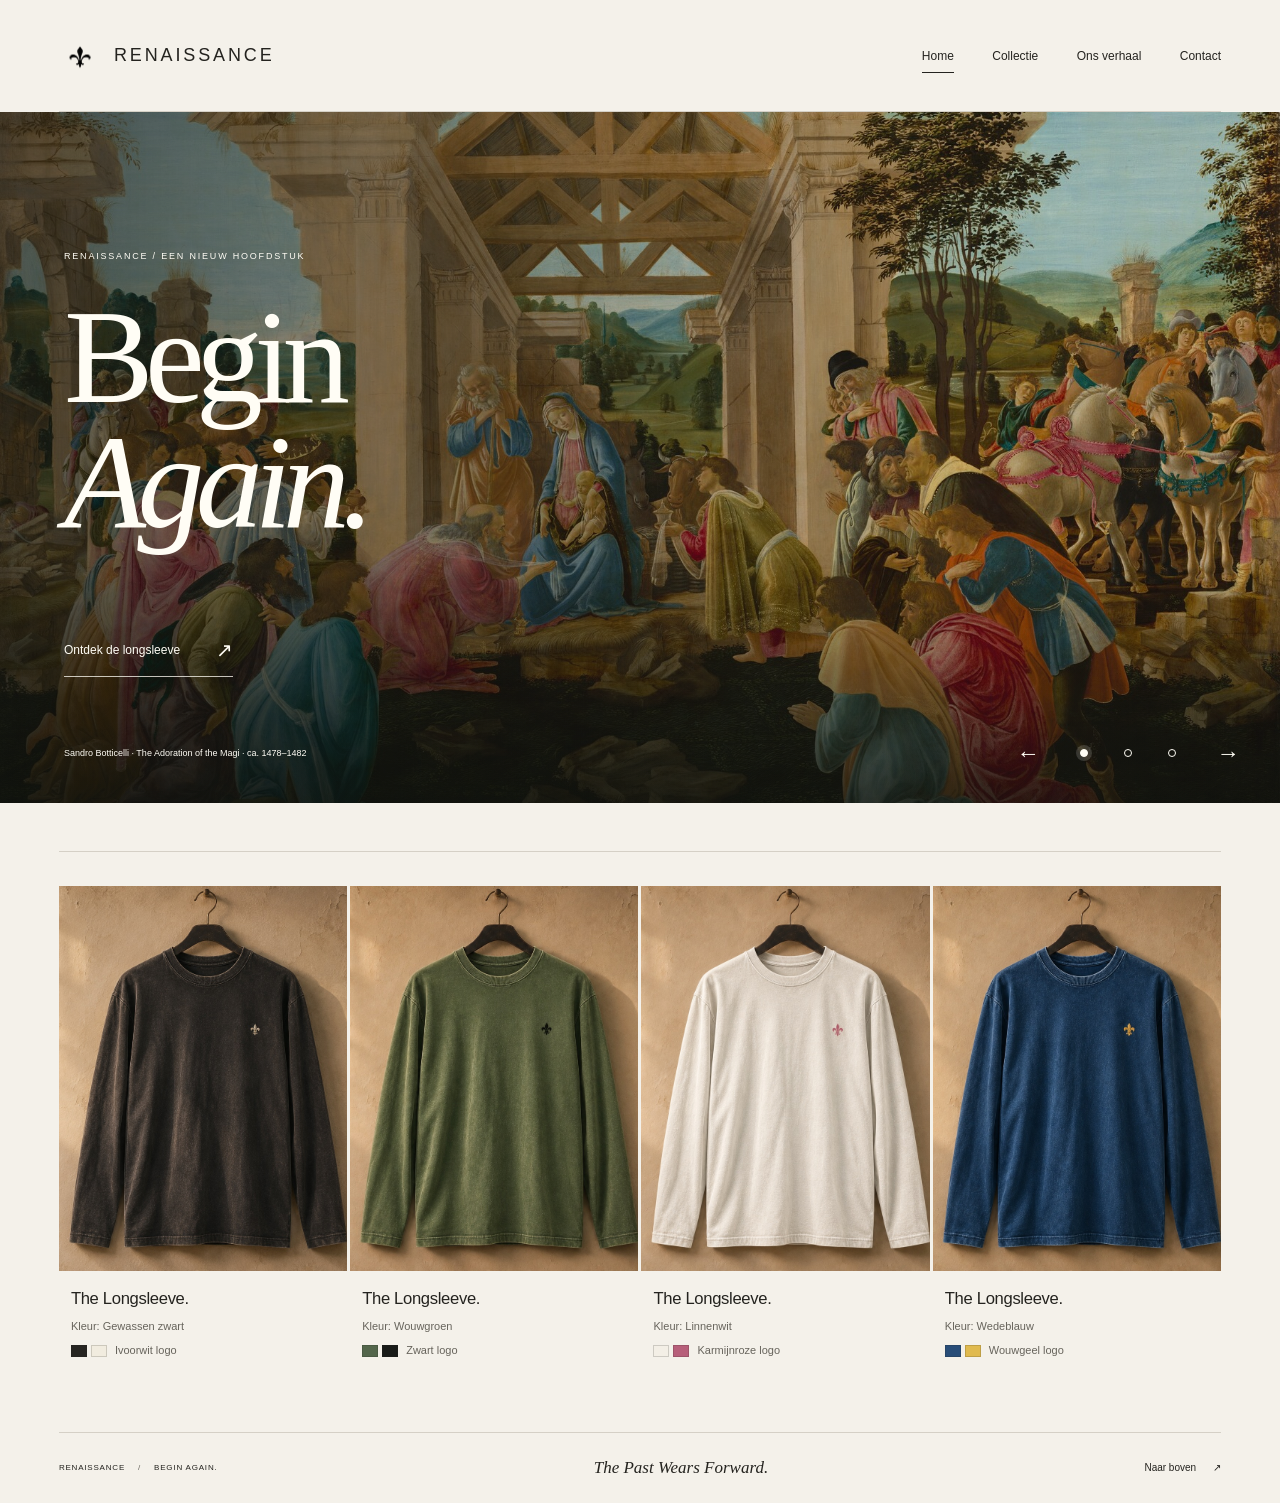
<file: index.html>
<!DOCTYPE html>
<html lang="nl">
  <head>
    <meta charset="UTF-8">
    <meta name="viewport" content="width=device-width, initial-scale=1">
    <meta name="theme-color" content="#f4f1ea">
    <meta name="description" content="RENAISSANCE. Begin Again. Een nieuw begin, geïnspireerd door het verleden. Ontdek het eerste longsleeve-ontwerp.">
    <title>RENAISSANCE — Begin Again.</title>
    <link rel="icon" type="image/png" href="assets/logos/renaissance-lelie-vervaagd.png">
    <link rel="stylesheet" href="style.css">
    <script src="script.js" defer></script>
  </head>
  <body>
    <a class="skip-link" href="#home">Ga naar de inhoud</a>

    <div class="page-shell">
      <header class="site-header">
        <a class="brand" href="#home" aria-label="RENAISSANCE — naar Home">
          <img class="brand-symbol" src="assets/logos/renaissance-lelie-vervaagd.png" width="42" height="35" alt="">
          <span>RENAISSANCE</span>
        </a>

        <button class="menu-toggle" type="button" aria-expanded="false" aria-controls="primary-navigation" hidden>
          <span class="menu-label">Menu</span>
          <span class="menu-icon" aria-hidden="true"><span></span><span></span></span>
        </button>

        <nav class="primary-navigation" id="primary-navigation" aria-label="Hoofdnavigatie">
          <a class="nav-link" href="#home" aria-current="page">Home</a>
          <a class="nav-link" href="collectie.html">Collectie</a>
          <a class="nav-link" href="over-ons.html">Ons verhaal</a>
          <a class="nav-link" href="contact.html">Contact</a>
        </nav>
      </header>

      <main id="home">
        <section class="slideshow" aria-label="RENAISSANCE — kunst en slogans" aria-roledescription="carrousel">
          <h1 class="visually-hidden">RENAISSANCE — Begin Again.</h1>

          <figure class="slide" aria-roledescription="dia" aria-label="1 van 3: Begin Again.">
            <img class="slide-image" src="assets/artworks/renaissance-botticelli.jpg" width="1800" height="1197" alt="Renaissanceschilderij van Botticelli: mensen in kleurrijke gewaden verzamelen zich bij een klassieke ruïne in een groen landschap." fetchpriority="high">
            <div class="slide-copy">
              <p class="eyebrow">RENAISSANCE / Een nieuw hoofdstuk</p>
              <p class="slide-slogan">Begin<br><em>Again.</em></p>
            </div>
            <figcaption class="artwork-credit"><a href="https://www.nga.gov/artworks/24-adoration-magi" target="_blank" rel="noopener noreferrer">Sandro Botticelli · The Adoration of the Magi · ca. 1478–1482<span class="visually-hidden"> (opent in een nieuw tabblad)</span></a></figcaption>
          </figure>

          <figure class="slide" aria-roledescription="dia" aria-label="2 van 3: The Art of Renewal." hidden>
            <img class="slide-image slide-image--bellini" src="assets/artworks/renaissance-bellini-titian.jpg" width="1800" height="1649" alt="Renaissanceschilderij van Bellini en Titiaan: mythologische figuren in kleurrijke kleding aan een feestmaal tussen bomen en rotsen." loading="lazy">
            <div class="slide-copy">
              <p class="eyebrow">RENAISSANCE / Kunst als inspiratie</p>
              <p class="slide-slogan slide-slogan--long">The Art<br><em>of Renewal.</em></p>
            </div>
            <figcaption class="artwork-credit"><a href="https://www.nga.gov/artworks/1138-feast-gods" target="_blank" rel="noopener noreferrer">Giovanni Bellini &amp; Titiaan · The Feast of the Gods · 1514–1529<span class="visually-hidden"> (opent in een nieuw tabblad)</span></a></figcaption>
          </figure>

          <figure class="slide" aria-roledescription="dia" aria-label="3 van 3: The Past Wears Forward." hidden>
            <img class="slide-image slide-image--giorgione" src="assets/artworks/renaissance-giorgione.jpg" width="1800" height="1472" alt="Renaissanceschilderij van Giorgione: herders bij Maria en het kind, met een rotswand en een weids landschap met een rivier." loading="lazy">
            <div class="slide-copy">
              <p class="eyebrow">RENAISSANCE / Het verleden leeft verder</p>
              <p class="slide-slogan slide-slogan--long">The Past<br><em>Wears Forward.</em></p>
            </div>
            <figcaption class="artwork-credit"><a href="https://www.nga.gov/artworks/432-adoration-shepherds" target="_blank" rel="noopener noreferrer">Giorgione · The Adoration of the Shepherds · 1505–1510<span class="visually-hidden"> (opent in een nieuw tabblad)</span></a></figcaption>
          </figure>

          <a class="slide-discover" href="collectie.html">Ontdek de longsleeve <span aria-hidden="true">↗</span></a>

          <fieldset class="slideshow-controls" hidden>
            <legend class="visually-hidden">Bediening slideshow</legend>
            <button class="slide-arrow" id="previous-slide" type="button" aria-label="Vorige dia">←</button>
            <div class="slide-dots">
              <button class="slide-dot" type="button" aria-label="Toon dia 1: Begin Again." aria-pressed="true" data-slide="0"></button>
              <button class="slide-dot" type="button" aria-label="Toon dia 2: The Art of Renewal." aria-pressed="false" data-slide="1"></button>
              <button class="slide-dot" type="button" aria-label="Toon dia 3: The Past Wears Forward." aria-pressed="false" data-slide="2"></button>
            </div>
            <button class="slide-arrow" id="next-slide" type="button" aria-label="Volgende dia">→</button>
          </fieldset>
          <output class="visually-hidden" id="slide-status"></output>
        </section>

        <section class="designs" id="eerste-ontwerp" tabindex="-1" aria-labelledby="designs-title" aria-describedby="designs-note">
          <h2 class="visually-hidden" id="designs-title">De longsleeve in vier kleuren</h2>
          <p class="visually-hidden" id="designs-note">Conceptvisualisaties van de vier kleurvarianten.</p>
          <ul class="product-grid">
            <li class="product-card product-card--black">
              <figure>
                <img class="product-card-image" src="assets/products/longsleeve-zwart.jpg" width="1536" height="1024" alt="Concept van een gewassen zwarte longsleeve met een kleine ivoorwitte lelie op de linkerborst." loading="lazy" decoding="async">
                <figcaption class="product-card-caption">
                  <h3>The Longsleeve.</h3>
                  <p>Kleur: Gewassen zwart</p>
                  <p class="product-logo-color"><span class="product-colors" aria-hidden="true"><span></span><span></span></span>Ivoorwit logo</p>
                </figcaption>
              </figure>
            </li>
            <li class="product-card product-card--green">
              <figure>
                <img class="product-card-image" src="assets/products/longsleeve-groen.jpg" width="1536" height="1024" alt="Concept van een gedempt groene longsleeve met een kleine zwarte lelie op de linkerborst." loading="lazy" decoding="async">
                <figcaption class="product-card-caption">
                  <h3>The Longsleeve.</h3>
                  <p>Kleur: Wouwgroen</p>
                  <p class="product-logo-color"><span class="product-colors" aria-hidden="true"><span></span><span></span></span>Zwart logo</p>
                </figcaption>
              </figure>
            </li>
            <li class="product-card product-card--white">
              <figure>
                <img class="product-card-image" src="assets/products/longsleeve-wit.jpg" width="1536" height="1024" alt="Concept van een linnenwitte longsleeve met een kleine karmijnroze lelie op de linkerborst." loading="lazy" decoding="async">
                <figcaption class="product-card-caption">
                  <h3>The Longsleeve.</h3>
                  <p>Kleur: Linnenwit</p>
                  <p class="product-logo-color"><span class="product-colors" aria-hidden="true"><span></span><span></span></span>Karmijnroze logo</p>
                </figcaption>
              </figure>
            </li>
            <li class="product-card product-card--blue">
              <figure>
                <img class="product-card-image" src="assets/products/longsleeve-blauw.jpg" width="1536" height="1024" alt="Concept van een diepblauwe longsleeve met een kleine wouwgele lelie op de linkerborst." loading="lazy" decoding="async">
                <figcaption class="product-card-caption">
                  <h3>The Longsleeve.</h3>
                  <p>Kleur: Wedeblauw</p>
                  <p class="product-logo-color"><span class="product-colors" aria-hidden="true"><span></span><span></span></span>Wouwgeel logo</p>
                </figcaption>
              </figure>
            </li>
          </ul>
        </section>
      </main>

      <footer class="site-footer">
        <p class="footer-label">RENAISSANCE <span aria-hidden="true">/</span> BEGIN AGAIN.</p>
        <p class="footer-slogan">The Past Wears Forward.</p>
        <a class="back-to-top" href="#home">Naar boven <span aria-hidden="true">↗</span></a>
      </footer>
    </div>
  </body>
</html>
</file>
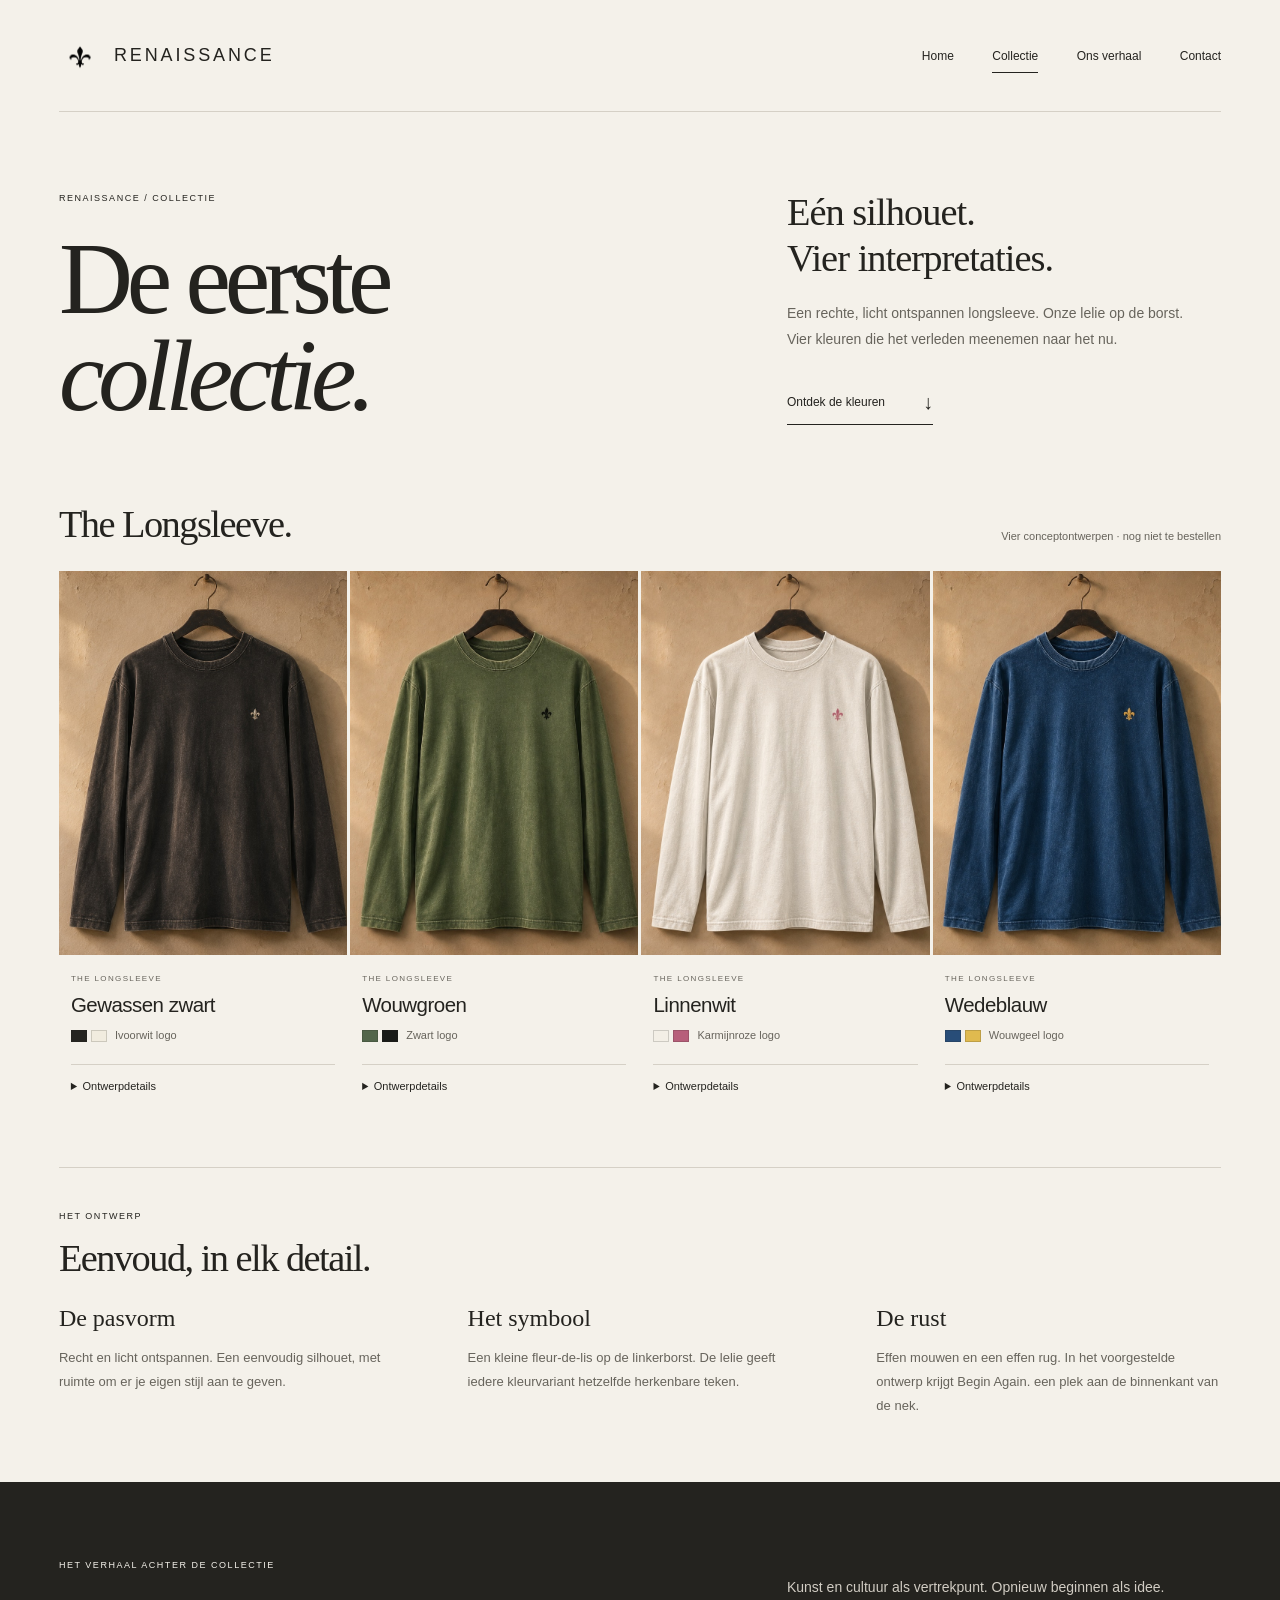
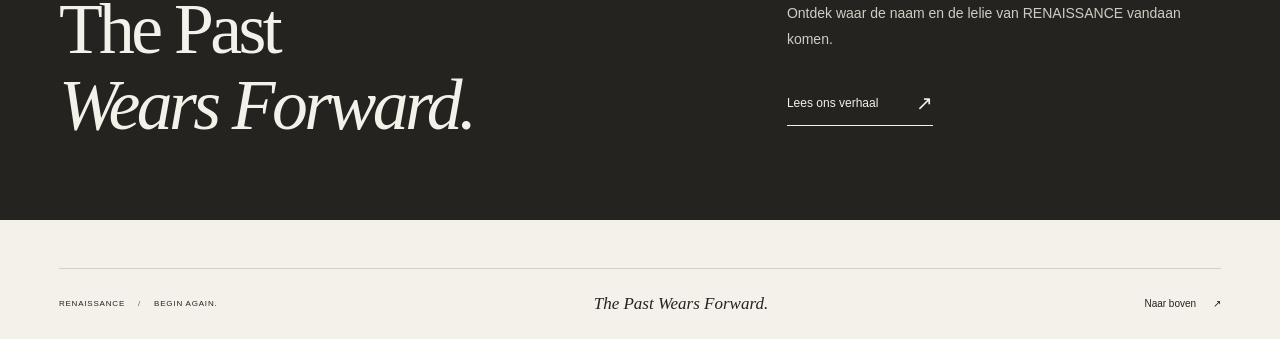
<file: collectie.html>
<!DOCTYPE html>
<html lang="nl">
  <head>
    <meta charset="UTF-8">
    <meta name="viewport" content="width=device-width, initial-scale=1">
    <meta name="theme-color" content="#f4f1ea">
    <meta name="description" content="Ontdek de eerste collectie van RENAISSANCE: een longsleeve in gewassen zwart, wouwgroen, linnenwit en wedeblauw. Begin Again.">
    <title>Collectie — RENAISSANCE</title>
    <link rel="icon" type="image/png" href="assets/logos/renaissance-lelie-vervaagd.png">
    <link rel="stylesheet" href="style.css">
    <script src="script.js" defer></script>
  </head>
  <body>
    <a class="skip-link" href="#collectie">Ga naar de inhoud</a>

    <div class="page-shell">
      <header class="site-header">
        <a class="brand" href="index.html" aria-label="RENAISSANCE — naar Home">
          <img class="brand-symbol" src="assets/logos/renaissance-lelie-vervaagd.png" width="42" height="35" alt="">
          <span>RENAISSANCE</span>
        </a>

        <button class="menu-toggle" type="button" aria-expanded="false" aria-controls="primary-navigation" hidden>
          <span class="menu-label">Menu</span>
          <span class="menu-icon" aria-hidden="true"><span></span><span></span></span>
        </button>

        <nav class="primary-navigation" id="primary-navigation" aria-label="Hoofdnavigatie">
          <a class="nav-link" href="index.html">Home</a>
          <a class="nav-link" href="collectie.html" aria-current="page">Collectie</a>
          <a class="nav-link" href="over-ons.html">Ons verhaal</a>
          <a class="nav-link" href="contact.html">Contact</a>
        </nav>
      </header>

      <main class="collection-page" id="collectie" tabindex="-1">
        <section class="collection-intro collection-container" aria-labelledby="collection-title">
          <div>
            <p class="eyebrow">RENAISSANCE / Collectie</p>
            <h1 id="collection-title">De eerste<br><em>collectie.</em></h1>
          </div>
          <div class="collection-intro-copy">
            <p class="collection-lead">Eén silhouet.<br>Vier interpretaties.</p>
            <p>Een rechte, licht ontspannen longsleeve. Onze lelie op de borst. Vier kleuren die het verleden meenemen naar het nu.</p>
            <a class="about-text-link" href="#longsleeves">Ontdek de kleuren <span aria-hidden="true">↓</span></a>
          </div>
        </section>

        <section class="collection-products collection-container" id="longsleeves" aria-labelledby="products-title" aria-describedby="collection-note">
          <div class="collection-section-heading">
            <h2 id="products-title">The Longsleeve.</h2>
            <p id="collection-note">Vier conceptontwerpen · nog niet te bestellen</p>
          </div>
          <ul class="product-grid collection-grid">
            <li class="product-card product-card--black" id="longsleeve-zwart">
              <figure>
                <img class="product-card-image" src="assets/products/longsleeve-zwart.jpg" width="1536" height="1024" alt="Concept van een gewassen zwarte longsleeve met een kleine ivoorwitte lelie op de linkerborst." fetchpriority="high">
                <figcaption class="product-card-caption">
                  <p class="eyebrow">The Longsleeve</p>
                  <h2>Gewassen zwart</h2>
                  <p class="product-logo-color"><span class="product-colors" aria-hidden="true"><span></span><span></span></span>Ivoorwit logo</p>
                </figcaption>
              </figure>
              <details class="collection-details">
                <summary>Ontwerpdetails<span class="visually-hidden"> van de gewassen zwarte longsleeve</span></summary>
                <dl>
                  <div><dt>Kleur</dt><dd>Gewassen zwart</dd></div>
                  <div><dt>Lelie</dt><dd>Ivoorwit, op de linkerborst</dd></div>
                  <div><dt>Pasvorm</dt><dd>Recht en licht ontspannen</dd></div>
                  <div><dt>Afwerking</dt><dd>Effen mouwen en rug</dd></div>
                </dl>
              </details>
            </li>
            <li class="product-card product-card--green" id="longsleeve-groen">
              <figure>
                <img class="product-card-image" src="assets/products/longsleeve-groen.jpg" width="1536" height="1024" alt="Concept van een gedempt groene longsleeve met een kleine zwarte lelie op de linkerborst." loading="lazy" decoding="async">
                <figcaption class="product-card-caption">
                  <p class="eyebrow">The Longsleeve</p>
                  <h2>Wouwgroen</h2>
                  <p class="product-logo-color"><span class="product-colors" aria-hidden="true"><span></span><span></span></span>Zwart logo</p>
                </figcaption>
              </figure>
              <details class="collection-details">
                <summary>Ontwerpdetails<span class="visually-hidden"> van de gedempt groene longsleeve</span></summary>
                <dl>
                  <div><dt>Kleur</dt><dd>Wouwgroen</dd></div>
                  <div><dt>Lelie</dt><dd>Zwart, op de linkerborst</dd></div>
                  <div><dt>Pasvorm</dt><dd>Recht en licht ontspannen</dd></div>
                  <div><dt>Afwerking</dt><dd>Effen mouwen en rug</dd></div>
                </dl>
              </details>
            </li>
            <li class="product-card product-card--white" id="longsleeve-wit">
              <figure>
                <img class="product-card-image" src="assets/products/longsleeve-wit.jpg" width="1536" height="1024" alt="Concept van een linnenwitte longsleeve met een kleine karmijnroze lelie op de linkerborst." loading="lazy" decoding="async">
                <figcaption class="product-card-caption">
                  <p class="eyebrow">The Longsleeve</p>
                  <h2>Linnenwit</h2>
                  <p class="product-logo-color"><span class="product-colors" aria-hidden="true"><span></span><span></span></span>Karmijnroze logo</p>
                </figcaption>
              </figure>
              <details class="collection-details">
                <summary>Ontwerpdetails<span class="visually-hidden"> van de linnenwitte longsleeve</span></summary>
                <dl>
                  <div><dt>Kleur</dt><dd>Linnenwit</dd></div>
                  <div><dt>Lelie</dt><dd>Karmijnroze, op de linkerborst</dd></div>
                  <div><dt>Pasvorm</dt><dd>Recht en licht ontspannen</dd></div>
                  <div><dt>Afwerking</dt><dd>Effen mouwen en rug</dd></div>
                </dl>
              </details>
            </li>
            <li class="product-card product-card--blue" id="longsleeve-blauw">
              <figure>
                <img class="product-card-image" src="assets/products/longsleeve-blauw.jpg" width="1536" height="1024" alt="Concept van een diepblauwe longsleeve met een kleine wouwgele lelie op de linkerborst." loading="lazy" decoding="async">
                <figcaption class="product-card-caption">
                  <p class="eyebrow">The Longsleeve</p>
                  <h2>Wedeblauw</h2>
                  <p class="product-logo-color"><span class="product-colors" aria-hidden="true"><span></span><span></span></span>Wouwgeel logo</p>
                </figcaption>
              </figure>
              <details class="collection-details">
                <summary>Ontwerpdetails<span class="visually-hidden"> van de diepblauwe longsleeve</span></summary>
                <dl>
                  <div><dt>Kleur</dt><dd>Wedeblauw</dd></div>
                  <div><dt>Lelie</dt><dd>Wouwgeel, op de linkerborst</dd></div>
                  <div><dt>Pasvorm</dt><dd>Recht en licht ontspannen</dd></div>
                  <div><dt>Afwerking</dt><dd>Effen mouwen en rug</dd></div>
                </dl>
              </details>
            </li>
          </ul>
        </section>

        <section class="collection-design collection-container" aria-labelledby="design-title">
          <div class="collection-section-heading">
            <div>
              <p class="eyebrow">Het ontwerp</p>
              <h2 id="design-title">Eenvoud, in elk detail.</h2>
            </div>
          </div>
          <div class="collection-design-grid">
            <div>
              <h3>De pasvorm</h3>
              <p>Recht en licht ontspannen. Een eenvoudig silhouet, met ruimte om er je eigen stijl aan te geven.</p>
            </div>
            <div>
              <h3>Het symbool</h3>
              <p>Een kleine fleur-de-lis op de linkerborst. De lelie geeft iedere kleurvariant hetzelfde herkenbare teken.</p>
            </div>
            <div>
              <h3>De rust</h3>
              <p>Effen mouwen en een effen rug. In het voorgestelde ontwerp krijgt Begin Again. een plek aan de binnenkant van de nek.</p>
            </div>
          </div>
        </section>

        <section class="collection-story" aria-labelledby="collection-story-title">
          <div class="collection-container collection-story-inner">
            <div>
              <p class="eyebrow">Het verhaal achter de collectie</p>
              <h2 id="collection-story-title">The Past<br><em>Wears Forward.</em></h2>
            </div>
            <div>
              <p>Kunst en cultuur als vertrekpunt. Opnieuw beginnen als idee. Ontdek waar de naam en de lelie van RENAISSANCE vandaan komen.</p>
              <a class="about-text-link" href="over-ons.html">Lees ons verhaal <span aria-hidden="true">↗</span></a>
            </div>
          </div>
        </section>
      </main>

      <footer class="site-footer">
        <p class="footer-label">RENAISSANCE <span aria-hidden="true">/</span> BEGIN AGAIN.</p>
        <p class="footer-slogan">The Past Wears Forward.</p>
        <a class="back-to-top" href="#collectie">Naar boven <span aria-hidden="true">↗</span></a>
      </footer>
    </div>
  </body>
</html>
</file>
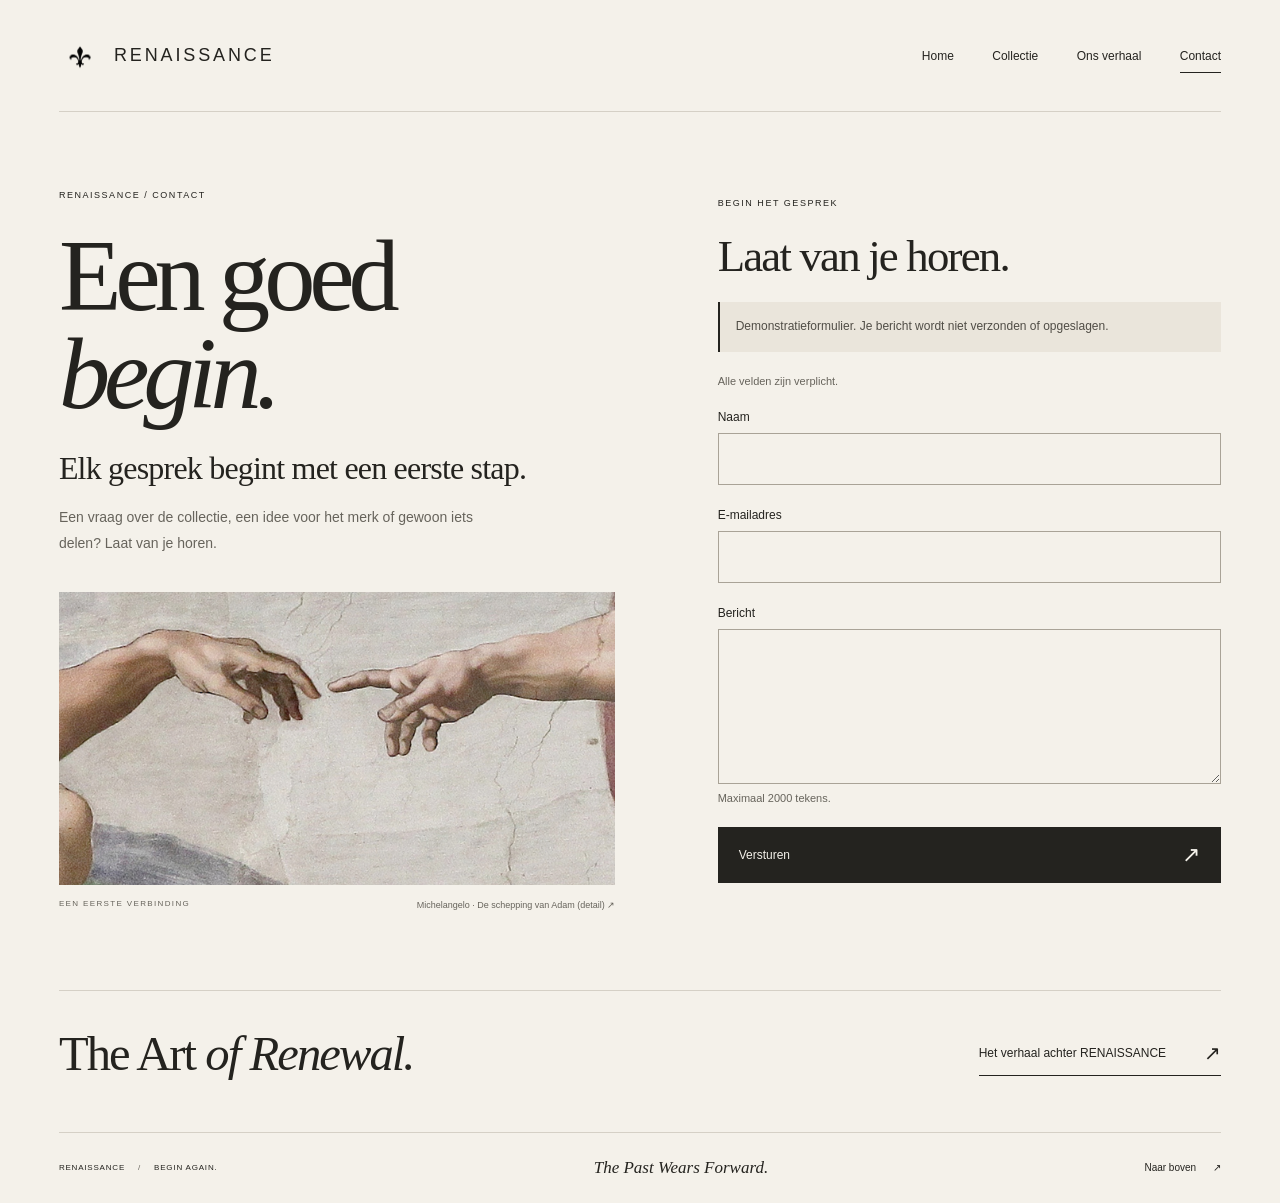
<file: contact.html>
<!DOCTYPE html>
<html lang="nl">
  <head>
    <meta charset="UTF-8">
    <meta name="viewport" content="width=device-width, initial-scale=1">
    <meta name="theme-color" content="#f4f1ea">
    <meta name="description" content="Een vraag over RENAISSANCE, de lelie of de eerste collectie? Ontdek de Contact-pagina met een demonstratieformulier.">
    <title>Contact — RENAISSANCE</title>
    <link rel="icon" type="image/png" href="assets/logos/renaissance-lelie-vervaagd.png">
    <link rel="stylesheet" href="style.css">
    <script src="script.js" defer></script>
  </head>
  <body>
    <a class="skip-link" href="#contact">Ga naar de inhoud</a>

    <div class="page-shell">
      <header class="site-header">
        <a class="brand" href="index.html" aria-label="RENAISSANCE — naar Home">
          <img class="brand-symbol" src="assets/logos/renaissance-lelie-vervaagd.png" width="42" height="35" alt="">
          <span>RENAISSANCE</span>
        </a>

        <button class="menu-toggle" type="button" aria-expanded="false" aria-controls="primary-navigation" hidden>
          <span class="menu-label">Menu</span>
          <span class="menu-icon" aria-hidden="true"><span></span><span></span></span>
        </button>

        <nav class="primary-navigation" id="primary-navigation" aria-label="Hoofdnavigatie">
          <a class="nav-link" href="index.html">Home</a>
          <a class="nav-link" href="collectie.html">Collectie</a>
          <a class="nav-link" href="over-ons.html">Ons verhaal</a>
          <a class="nav-link" href="contact.html" aria-current="page">Contact</a>
        </nav>
      </header>

      <main class="contact-page" id="contact" tabindex="-1">
        <div class="contact-container contact-layout">
          <section class="contact-intro" aria-labelledby="contact-title">
            <p class="eyebrow">RENAISSANCE / Contact</p>
            <h1 id="contact-title">Een goed<br><em>begin.</em></h1>
            <p class="contact-lead">Elk gesprek begint met een eerste stap.</p>
            <p class="contact-description">Een vraag over de collectie, een idee voor het merk of gewoon iets delen? Laat van je horen.</p>

            <figure class="contact-artwork">
              <img src="assets/artworks/renaissance-michelangelo-handen.jpg" width="1400" height="1047" alt="Detail uit De schepping van Adam van Michelangelo: twee uitgestrekte handen waarvan de vingertoppen elkaar bijna raken." fetchpriority="high">
              <figcaption>
                <span class="eyebrow">Een eerste verbinding</span>
                <a href="https://commons.wikimedia.org/wiki/File:Creation_of_Adam_(Michelangelo)_Detail.jpg" target="_blank" rel="noopener noreferrer">Michelangelo · De schepping van Adam (detail)<span class="visually-hidden"> — beeldbron op Wikimedia Commons (opent in een nieuw tabblad)</span> <span aria-hidden="true">↗</span></a>
              </figcaption>
            </figure>
          </section>

          <section class="contact-form-section" aria-labelledby="form-title">
            <p class="eyebrow">Begin het gesprek</p>
            <h2 id="form-title">Laat van je horen.</h2>
            <p class="contact-demo-note" id="demo-note"><strong>Demonstratieformulier.</strong> Je bericht wordt niet verzonden of opgeslagen.</p>

            <form class="contact-form" id="contact-form" method="post" aria-labelledby="form-title" aria-describedby="demo-note required-note">
              <p class="contact-required-note" id="required-note">Alle velden zijn verplicht.</p>
              <fieldset id="contact-fields" disabled>
                <legend class="visually-hidden">Je contactgegevens en bericht</legend>
                <div class="contact-field">
                  <label for="contact-name">Naam</label>
                  <input type="text" id="contact-name" name="name" autocomplete="name" maxlength="100" required aria-describedby="name-error">
                  <p class="contact-error" id="name-error" hidden></p>
                </div>
                <div class="contact-field">
                  <label for="contact-email">E-mailadres</label>
                  <input type="email" id="contact-email" name="email" autocomplete="email" maxlength="254" required aria-describedby="email-error">
                  <p class="contact-error" id="email-error" hidden></p>
                </div>
                <div class="contact-field">
                  <label for="contact-message">Bericht</label>
                  <textarea id="contact-message" name="message" rows="5" maxlength="2000" required aria-describedby="message-hint message-error"></textarea>
                  <p class="contact-field-hint" id="message-hint">Maximaal 2000 tekens.</p>
                  <p class="contact-error" id="message-error" hidden></p>
                </div>
                <button class="contact-submit" type="submit">Versturen <span aria-hidden="true">↗</span></button>
              </fieldset>
              <output class="contact-confirmation" id="contact-confirmation" tabindex="-1" hidden></output>
              <noscript><p class="contact-demo-note">Schakel JavaScript in om het demonstratieformulier uit te proberen. Er zijn geen gegevens verzonden.</p></noscript>
            </form>
          </section>
        </div>

        <div class="contact-signoff contact-container">
          <p>The Art <em>of Renewal.</em></p>
          <a class="about-text-link" href="over-ons.html">Het verhaal achter RENAISSANCE <span aria-hidden="true">↗</span></a>
        </div>
      </main>

      <footer class="site-footer">
        <p class="footer-label">RENAISSANCE <span aria-hidden="true">/</span> BEGIN AGAIN.</p>
        <p class="footer-slogan">The Past Wears Forward.</p>
        <a class="back-to-top" href="#contact">Naar boven <span aria-hidden="true">↗</span></a>
      </footer>
    </div>
  </body>
</html>
</file>
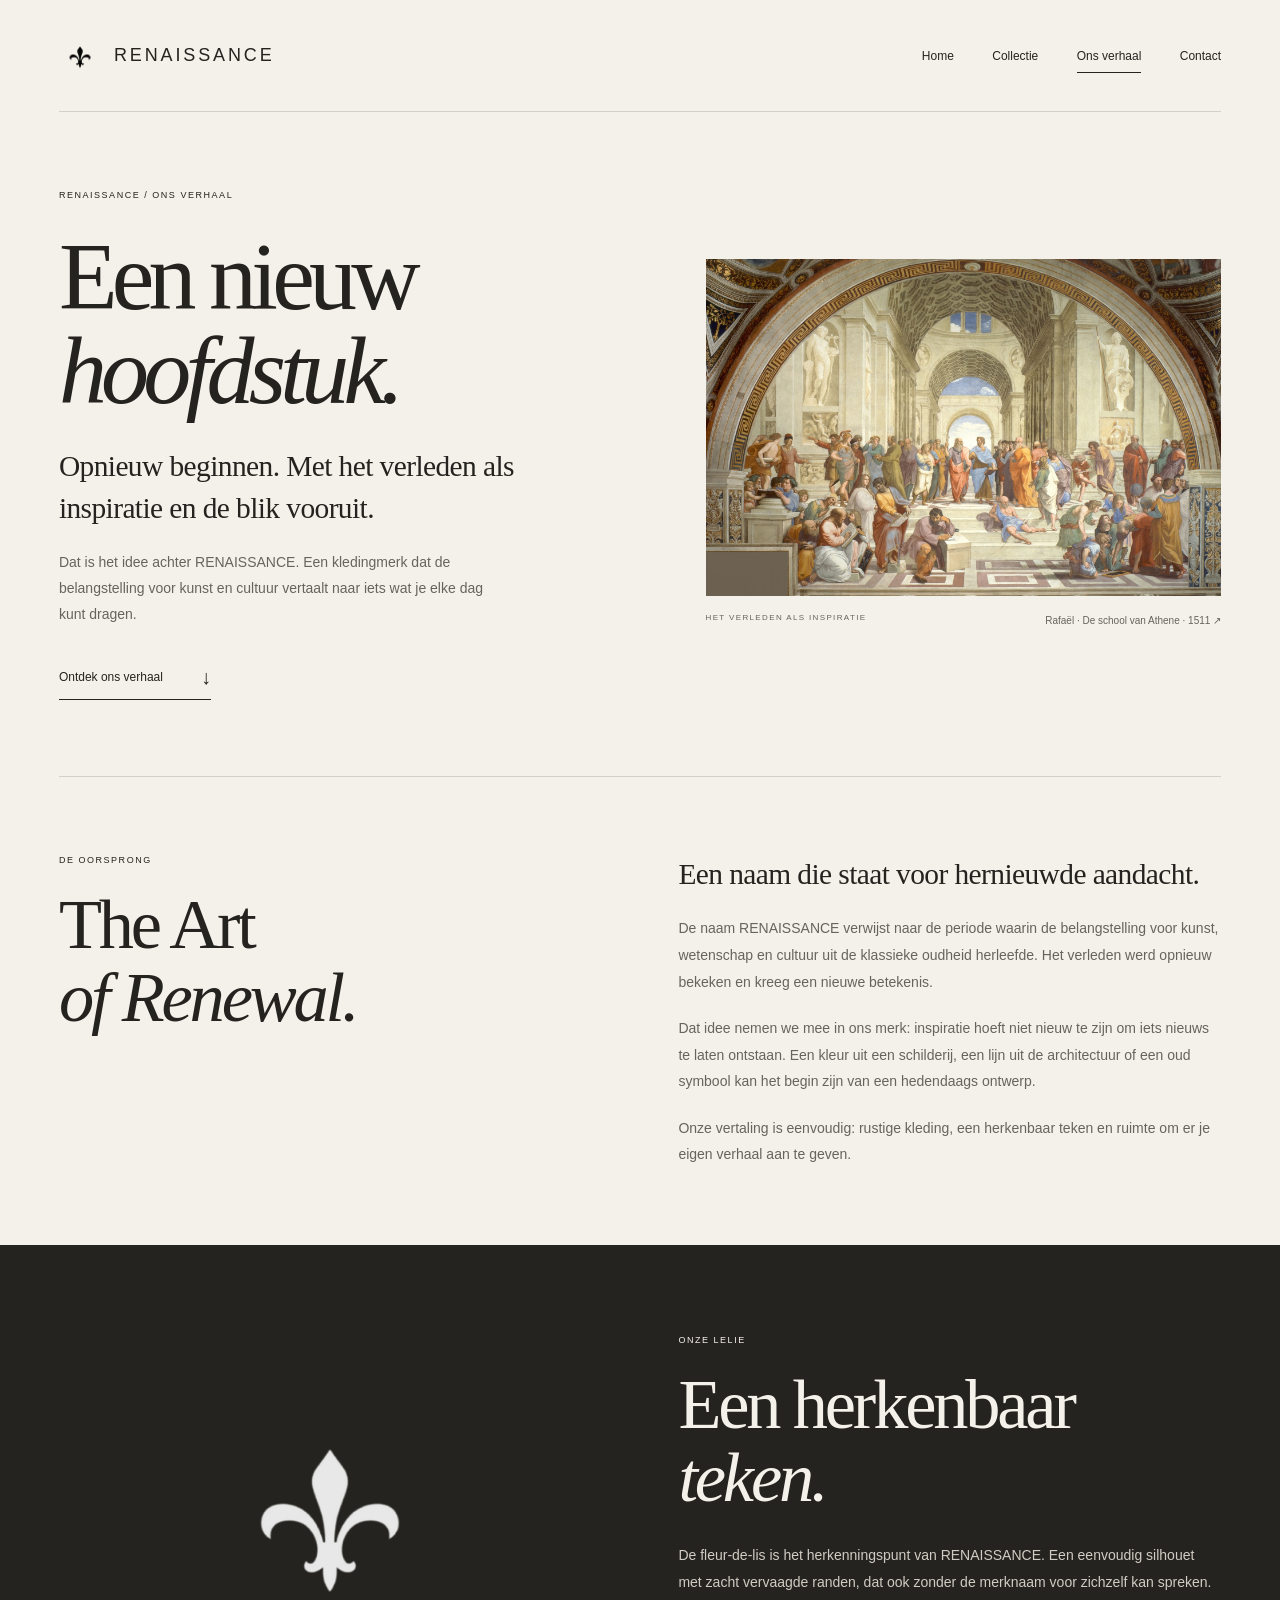
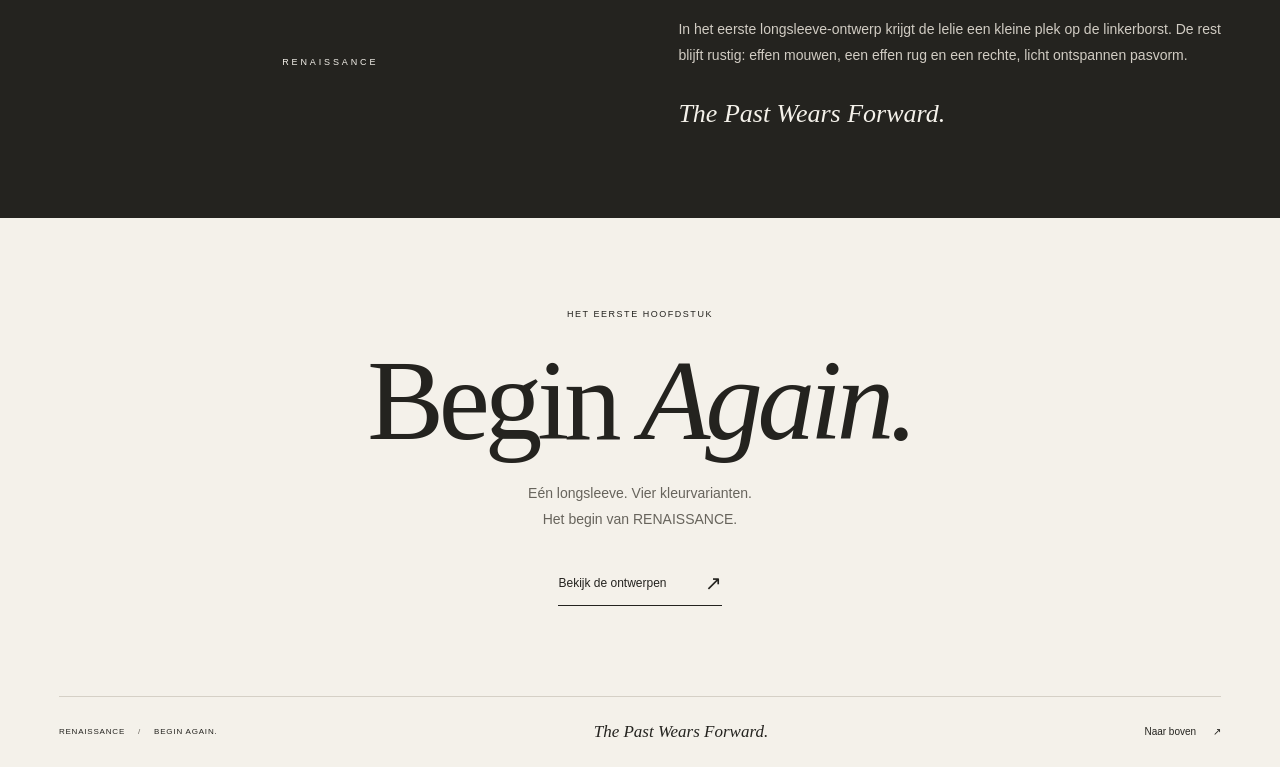
<file: over-ons.html>
<!DOCTYPE html>
<html lang="nl">
  <head>
    <meta charset="UTF-8">
    <meta name="viewport" content="width=device-width, initial-scale=1">
    <meta name="theme-color" content="#f4f1ea">
    <meta name="description" content="Het verhaal van RENAISSANCE: opnieuw beginnen, geïnspireerd door kunst en cultuur uit het verleden. The Art of Renewal.">
    <title>Ons verhaal — RENAISSANCE</title>
    <link rel="icon" type="image/png" href="assets/logos/renaissance-lelie-vervaagd.png">
    <link rel="stylesheet" href="style.css">
    <script src="script.js" defer></script>
  </head>
  <body>
    <a class="skip-link" href="#ons-verhaal">Ga naar de inhoud</a>

    <div class="page-shell">
      <header class="site-header">
        <a class="brand" href="index.html" aria-label="RENAISSANCE — naar Home">
          <img class="brand-symbol" src="assets/logos/renaissance-lelie-vervaagd.png" width="42" height="35" alt="">
          <span>RENAISSANCE</span>
        </a>

        <button class="menu-toggle" type="button" aria-expanded="false" aria-controls="primary-navigation" hidden>
          <span class="menu-label">Menu</span>
          <span class="menu-icon" aria-hidden="true"><span></span><span></span></span>
        </button>

        <nav class="primary-navigation" id="primary-navigation" aria-label="Hoofdnavigatie">
          <a class="nav-link" href="index.html">Home</a>
          <a class="nav-link" href="collectie.html">Collectie</a>
          <a class="nav-link" href="over-ons.html" aria-current="page">Ons verhaal</a>
          <a class="nav-link" href="contact.html">Contact</a>
        </nav>
      </header>

      <main class="about-page" id="ons-verhaal" tabindex="-1">
        <section class="about-intro about-container" aria-labelledby="about-title">
          <div class="about-intro-copy">
            <p class="eyebrow">RENAISSANCE / Ons verhaal</p>
            <h1 id="about-title">Een nieuw<br><em>hoofdstuk.</em></h1>
            <p class="about-lead">Opnieuw beginnen. Met het verleden als inspiratie en de blik vooruit.</p>
            <p class="about-intro-note">Dat is het idee achter RENAISSANCE. Een kledingmerk dat de belangstelling voor kunst en cultuur vertaalt naar iets wat je elke dag kunt dragen.</p>
            <a class="about-text-link" href="#de-naam">Ontdek ons verhaal <span aria-hidden="true">↓</span></a>
          </div>

          <figure class="about-artwork">
            <img src="assets/artworks/renaissance-rafael-school-van-athene.jpg" width="1800" height="1175" alt="De school van Athene van Rafaël: filosofen en geleerden verzamelen zich onder de hoge gewelven van een klassiek gebouw, met Plato en Aristoteles in het midden." fetchpriority="high">
            <figcaption>
              <span class="eyebrow">Het verleden als inspiratie</span>
              <a href="https://www.museivaticani.va/content/museivaticani/en/collezioni/musei/stanze-di-raffaello/stanza-della-segnatura/scuola-di-atene.html" target="_blank" rel="noopener noreferrer">Rafaël · De school van Athene · 1511<span class="visually-hidden"> — bekijk het werk bij de Vaticaanse Musea (opent in een nieuw tabblad)</span> <span aria-hidden="true">↗</span></a>
            </figcaption>
          </figure>
        </section>

        <section class="about-origin about-container" id="de-naam" aria-labelledby="origin-title">
          <div>
            <p class="eyebrow">De oorsprong</p>
            <h2 id="origin-title">The Art<br><em>of Renewal.</em></h2>
          </div>
          <div class="about-prose">
            <p class="about-lead">Een naam die staat voor hernieuwde aandacht.</p>
            <p>De naam RENAISSANCE verwijst naar de periode waarin de belangstelling voor kunst, wetenschap en cultuur uit de klassieke oudheid herleefde. Het verleden werd opnieuw bekeken en kreeg een nieuwe betekenis.</p>
            <p>Dat idee nemen we mee in ons merk: inspiratie hoeft niet nieuw te zijn om iets nieuws te laten ontstaan. Een kleur uit een schilderij, een lijn uit de architectuur of een oud symbool kan het begin zijn van een hedendaags ontwerp.</p>
            <p>Onze vertaling is eenvoudig: rustige kleding, een herkenbaar teken en ruimte om er je eigen verhaal aan te geven.</p>
          </div>
        </section>

        <section class="about-identity" aria-labelledby="symbol-title">
          <div class="about-container about-identity-inner">
            <div class="about-symbol" aria-hidden="true">
              <img src="assets/logos/renaissance-lelie-vervaagd.png" width="1382" height="1138" alt="" loading="lazy">
              <p class="eyebrow">RENAISSANCE</p>
            </div>
            <div class="about-prose">
              <p class="eyebrow">Onze lelie</p>
              <h2 id="symbol-title">Een herkenbaar<br><em>teken.</em></h2>
              <p>De fleur-de-lis is het herkenningspunt van RENAISSANCE. Een eenvoudig silhouet met zacht vervaagde randen, dat ook zonder de merknaam voor zichzelf kan spreken.</p>
              <p>In het eerste longsleeve-ontwerp krijgt de lelie een kleine plek op de linkerborst. De rest blijft rustig: effen mouwen, een effen rug en een rechte, licht ontspannen pasvorm.</p>
              <p class="about-identity-slogan">The Past Wears Forward.</p>
            </div>
          </div>
        </section>

        <section class="about-closing about-container" aria-labelledby="closing-title">
          <p class="eyebrow">Het eerste hoofdstuk</p>
          <h2 id="closing-title">Begin <em>Again.</em></h2>
          <p>Eén longsleeve. Vier kleurvarianten.<br>Het begin van RENAISSANCE.</p>
          <a class="about-text-link" href="collectie.html">Bekijk de ontwerpen <span aria-hidden="true">↗</span></a>
        </section>
      </main>

      <footer class="site-footer">
        <p class="footer-label">RENAISSANCE <span aria-hidden="true">/</span> BEGIN AGAIN.</p>
        <p class="footer-slogan">The Past Wears Forward.</p>
        <a class="back-to-top" href="#ons-verhaal">Naar boven <span aria-hidden="true">↗</span></a>
      </footer>
    </div>
  </body>
</html>
</file>
<file: style.css>
/* Basis: kleuren en afstanden die op de hele Home worden gebruikt. */
:root {
  color-scheme: light;
  --paper: #f4f1ea;
  --ink: #24231f;
  --muted: #67645c;
  --line: #d5d0c6;
  --serif: Georgia, "Times New Roman", serif;
  --sans: "Helvetica Neue", Helvetica, Arial, sans-serif;
}

* { box-sizing: border-box; }

html {
  scroll-behavior: smooth;
  scroll-padding-top: 24px;
}

body {
  margin: 0;
  background: var(--paper);
  color: var(--ink);
  font-family: var(--sans);
  -webkit-font-smoothing: antialiased;
}

::selection { background: #ded5c5; color: var(--ink); }

a { color: inherit; text-decoration: none; }
button { font: inherit; color: inherit; }
img { display: block; max-width: 100%; }
figure, h1, h2, p { margin: 0; }
[hidden] { display: none !important; }

:focus-visible {
  outline: 2px solid var(--ink);
  outline-offset: 6px;
}

.skip-link {
  position: fixed;
  top: 12px;
  left: 12px;
  z-index: 10;
  padding: 12px 18px;
  background: var(--ink);
  color: var(--paper);
  transform: translateY(-160%);
}

.skip-link:focus { transform: translateY(0); }

.page-shell {
  --page-gutter: clamp(24px, 4.6vw, 76px);
  width: 100%;
}

/* De inhoud blijft gecentreerd, terwijl de slideshow de schermbreedte vult. */
.site-header, .designs, .site-footer {
  width: calc(100% - 2 * var(--page-gutter));
  max-width: 1448px;
  margin-inline: auto;
}

/* Navigatie: op mobiel wordt hetzelfde menu in- en uitgeklapt. */
.site-header {
  position: relative;
  z-index: 2;
  display: flex;
  align-items: center;
  justify-content: space-between;
  gap: 32px;
  min-height: 112px;
  border-bottom: 1px solid var(--line);
}

.brand {
  display: inline-flex;
  align-items: center;
  gap: 13px;
  flex-shrink: 0;
  font-size: 18px;
  font-weight: 500;
  letter-spacing: 0.16em;
}

.brand-symbol { width: 42px; height: 35px; object-fit: contain; }

.primary-navigation { display: flex; align-items: center; gap: clamp(20px, 3vw, 46px); }

.nav-link {
  position: relative;
  padding-block: 12px;
  font-size: 12px;
  line-height: 1.5;
}

.nav-link[aria-current="page"]::after {
  content: "";
  position: absolute;
  right: 0;
  bottom: 4px;
  left: 0;
  height: 1px;
  background: currentColor;
}

.nav-link--upcoming { color: var(--muted); }

.upcoming-label {
  display: block;
  margin-top: 1px;
  font-size: 8px;
  letter-spacing: 0.05em;
}

.menu-toggle { display: none; }

/* Drie schilderijen met de slogans als grote, leesbare tekstlaag. */
.eyebrow { font-size: 9px; line-height: 1.5; font-weight: 500; letter-spacing: 0.17em; text-transform: uppercase; }
.visually-hidden { position: absolute; width: 1px; height: 1px; padding: 0; overflow: hidden; clip-path: inset(50%); white-space: nowrap; border: 0; }

.slideshow {
  position: relative;
  height: clamp(540px, 54vw, 720px);
  margin-block: 0 48px;
  overflow: hidden;
  isolation: isolate;
  background: #302d23;
  color: #fffdf5;
}

.slide { position: absolute; inset: 0; }
.slide::after {
  content: "";
  position: absolute;
  inset: 0;
  background: linear-gradient(90deg, rgb(14 17 13 / 67%), rgb(14 17 13 / 17%) 75%), linear-gradient(0deg, rgb(14 17 13 / 78%), transparent 36%);
  pointer-events: none;
}

.slide-image { width: 100%; height: 100%; object-fit: cover; object-position: center 58%; }
.slide-image--bellini { object-position: center 65%; }
.slide-image--giorgione { object-position: center 56%; }
.slide-copy { position: absolute; z-index: 1; top: 20%; left: clamp(28px, 5vw, 76px); right: 28px; }
.slide-copy .eyebrow { color: #fffdf5; letter-spacing: 0.2em; }
.slide-slogan { margin-top: 30px; font-family: var(--serif); font-size: clamp(86px, 10.5vw, 152px); font-weight: 400; line-height: 0.93; letter-spacing: -0.065em; }
.slide-slogan em { font-weight: 400; }
.slide-slogan--long { font-size: clamp(68px, 7.8vw, 112px); line-height: 1; }

.slide-discover { position: absolute; z-index: 2; left: clamp(28px, 5vw, 76px); bottom: 126px; display: inline-flex; align-items: center; gap: 36px; min-height: 44px; padding-bottom: 9px; border-bottom: 1px solid rgb(255 253 245 / 75%); font-size: 12px; }
.slide-discover span { font-size: 20px; transition: transform 180ms ease; }
.slide-discover:hover span { transform: translate(3px, -3px); }
.slideshow :focus-visible { outline-color: #fffdf5; }
.artwork-credit { position: absolute; z-index: 1; bottom: 34px; left: clamp(28px, 5vw, 76px); max-width: 48%; font-size: 9px; line-height: 1.7; color: #fffdf5; }
.artwork-credit a { display: inline-block; padding-block: 8px; }
.artwork-credit a:hover { text-decoration: underline; text-underline-offset: 3px; }

.slideshow-controls { margin: 0; padding: 0; border: 0; min-width: 0; position: absolute; z-index: 2; right: 30px; bottom: 28px; display: flex; align-items: center; gap: 12px; }
.slideshow-controls button { min-width: 44px; min-height: 44px; padding: 8px; border: 0; background: transparent; color: #fffdf5; cursor: pointer; }
.slideshow-controls button:hover { background: rgb(255 253 245 / 12%); }
.slide-arrow { font-size: 23px; }
.slide-dots { display: flex; }
.slide-dot { position: relative; }
.slide-dot::before { content: ""; display: block; width: 6px; height: 6px; margin: auto; border: 1px solid #fffdf5; border-radius: 50%; }
.slide-dot[aria-pressed="true"]::before { background: #fffdf5; box-shadow: 0 0 0 4px rgb(255 253 245 / 15%); }

/* Vier kleurvarianten zijn tegelijk zichtbaar; op mobiel twee per rij. */
.designs {
  margin-block: 16px 60px;
  padding-top: 34px;
  border-top: 1px solid var(--line);
  scroll-margin-top: 24px;
}

.designs:focus { outline: none; }
.designs:focus-visible { outline: 2px solid var(--ink); outline-offset: 8px; }
.designs-heading { display: flex; align-items: flex-end; justify-content: space-between; gap: 20px; margin-bottom: 25px; }
.designs-heading h2 { margin-top: 10px; font-family: var(--serif); font-size: clamp(28px, 3.1vw, 44px); font-weight: 400; letter-spacing: -0.04em; }
.designs-heading > p { flex-shrink: 0; color: var(--muted); font-size: 10px; }

.product-grid {
  display: grid;
  grid-template-columns: repeat(4, minmax(0, 1fr));
  gap: 3px;
  margin: 0;
  padding: 0;
  list-style: none;
}

.product-card { min-width: 0; }
.product-card-image { width: 100%; height: auto; aspect-ratio: 3 / 4; object-fit: cover; object-position: 85% center; background: #c9b394; }
.product-card-caption { padding: 18px 12px 12px; }
.product-card-caption h3 { margin: 0 0 9px; font-size: clamp(14px, 1.3vw, 18px); font-weight: 500; letter-spacing: -0.02em; }
.product-card-caption p { color: var(--muted); font-size: 11px; line-height: 1.6; }
.product-logo-color { display: flex; align-items: center; flex-wrap: wrap; gap: 8px; margin-top: 7px; }
.product-colors { display: inline-flex; gap: 4px; }
.product-colors span { width: 16px; height: 12px; border: 1px solid rgb(36 35 31 / 18%); background: var(--garment); }
.product-colors span:last-child { background: var(--logo); }
.product-card--black { --garment: #262521; --logo: #f1ecdf; }
.product-card--green { --garment: #53664b; --logo: #191b18; }
.product-card--white { --garment: #f3efe6; --logo: #b75f7a; }
.product-card--blue { --garment: #284d78; --logo: #e0ba4f; }

.site-footer {
  display: flex;
  justify-content: space-between;
  align-items: center;
  gap: 24px;
  padding-block: 25px;
  border-top: 1px solid var(--line);
}

.footer-label { font-size: 8px; letter-spacing: 0.1em; }
.footer-label span { margin-inline: 10px; color: var(--muted); }
.footer-slogan { font-family: var(--serif); font-style: italic; font-size: 17px; }
.back-to-top { display: inline-flex; align-items: center; gap: 17px; font-size: 10px; }
.back-to-top:hover { text-decoration: underline; text-underline-offset: 4px; }

@media (max-width: 1050px) {
  .brand { font-size: 15px; gap: 9px; }
  .brand-symbol { width: 34px; height: 29px; }
  .primary-navigation { gap: 22px; }
  .artwork-credit { bottom: 90px; right: 28px; max-width: none; }
  .slide-discover { bottom: 152px; }
}

@media (max-width: 760px) {
  .site-header { flex-wrap: wrap; min-height: 85px; gap: 0; }
  .brand { font-size: 15px; letter-spacing: 0.13em; }
  .brand-symbol { width: 35px; height: 29px; }

  .menu-toggle {
    display: inline-flex;
    align-items: center;
    gap: 12px;
    min-height: 44px;
    padding: 10px 0 10px 14px;
    border: 0;
    background: transparent;
    cursor: pointer;
    font-size: 11px;
  }

  .menu-icon { position: relative; display: block; width: 21px; height: 14px; }
  .menu-icon span { position: absolute; left: 0; width: 21px; height: 1px; background: var(--ink); transition: transform 180ms ease, top 180ms ease; }
  .menu-icon span:first-child { top: 3px; }
  .menu-icon span:last-child { top: 11px; }
  .menu-toggle[aria-expanded="true"] .menu-icon span:first-child { top: 7px; transform: rotate(45deg); }
  .menu-toggle[aria-expanded="true"] .menu-icon span:last-child { top: 7px; transform: rotate(-45deg); }

  .primary-navigation { width: 100%; display: grid; grid-template-columns: 1fr 1fr; gap: 8px 24px; padding-bottom: 23px; }
  .js .primary-navigation { display: none; }
  .js .primary-navigation.is-open { display: grid; }
  .nav-link { padding: 10px 0; font-size: 13px; }
  .nav-link[aria-current="page"]::after { right: auto; width: 30px; }

  .slideshow { height: 570px; margin-block: 0 32px; }
  .slide-copy { top: 19%; left: 24px; right: 20px; }
  .slide-copy .eyebrow { font-size: 8px; letter-spacing: 0.12em; }
  .slide-slogan { font-size: clamp(80px, 19vw, 120px); margin-top: 24px; }
  .slide-slogan--long { font-size: clamp(40px, 10vw, 70px); line-height: 1.06; letter-spacing: -0.055em; }
  .slide-discover { left: 24px; bottom: 168px; }
  .artwork-credit { left: 24px; right: 24px; bottom: 91px; max-width: none; font-size: 8px; }
  .slideshow-controls { left: 16px; right: 16px; bottom: 24px; gap: 0; justify-content: space-between; }
  .slideshow-controls button { min-width: 38px; }
  .designs { margin-block: 10px 35px; padding-top: 26px; }
  .designs-heading { align-items: flex-start; flex-direction: column; gap: 10px; margin-bottom: 20px; }
  .designs-heading .eyebrow { font-size: 8px; }
  .product-grid { grid-template-columns: repeat(2, minmax(0, 1fr)); gap: 24px 3px; }
  .product-card-caption { padding: 13px 5px 0; }
  .product-card-caption h3 { margin-bottom: 6px; }
  .product-card-caption p { font-size: 10px; }
  .site-footer { flex-wrap: wrap; gap: 18px; padding-block: 22px; }
  .footer-label { flex-basis: 100%; }
  .footer-slogan { font-size: 16px; }
  .back-to-top { margin-left: auto; min-height: 44px; }
}

@media (max-width: 360px) {
  .page-shell { --page-gutter: 19px; }
  .brand { font-size: 13px; gap: 7px; }
  .brand-symbol { width: 29px; height: 24px; }
  .menu-toggle { gap: 7px; }
}

/* Ons verhaal gebruikt dezelfde kleuren en navigatie als de Home. */
.about-container {
  width: calc(100% - 2 * var(--page-gutter));
  max-width: 1448px;
  margin-inline: auto;
}

.about-intro {
  display: grid;
  grid-template-columns: 1.05fr 0.95fr;
  align-items: center;
  gap: clamp(32px, 6vw, 100px);
  padding-block: clamp(48px, 6vw, 96px);
}

.about-intro h1 { margin: 28px 0; font-family: var(--serif); font-size: clamp(60px, 7.5vw, 112px); font-weight: 400; line-height: 0.98; letter-spacing: -0.06em; }
.about-page em { font-weight: 400; }
.about-lead { font-family: var(--serif); font-size: clamp(22px, 2.3vw, 30px); line-height: 1.4; letter-spacing: -0.02em; }
.about-intro .about-lead { max-width: 460px; }
.about-intro-note { max-width: 440px; margin-top: 21px; color: var(--muted); font-size: 14px; line-height: 1.85; }
.about-text-link { display: inline-flex; align-items: center; justify-content: space-between; gap: 38px; min-height: 44px; margin-top: 28px; padding-block: 10px; border-bottom: 1px solid currentColor; font-size: 12px; }
.about-text-link:hover { color: var(--muted); }
.about-text-link span { font-size: 20px; }
.about-artwork { min-width: 0; }
.about-artwork > img { width: 100%; height: auto; }
.about-artwork figcaption { display: flex; justify-content: space-between; align-items: flex-start; flex-wrap: wrap; gap: 10px; padding-top: 16px; color: var(--muted); font-size: 10px; line-height: 1.7; }
.about-artwork figcaption .eyebrow { font-size: 8px; }
.about-artwork figcaption a:hover { text-decoration: underline; text-underline-offset: 3px; }

.about-origin { display: grid; grid-template-columns: 1fr 1fr; gap: clamp(32px, 6vw, 100px); padding-block: clamp(48px, 6vw, 90px); border-top: 1px solid var(--line); }
.about-page h2 { margin: 20px 0 28px; font-family: var(--serif); font-size: clamp(42px, 5.5vw, 80px); font-weight: 400; line-height: 1.04; letter-spacing: -0.045em; }
.about-prose { max-width: 580px; }
.about-prose > p:not(.eyebrow):not(.about-lead):not(.about-identity-slogan) { margin-top: 20px; color: var(--muted); font-size: 14px; line-height: 1.9; }

.about-identity { background: var(--ink); color: var(--paper); }
.about-identity-inner { display: grid; grid-template-columns: 1fr 1fr; align-items: center; gap: clamp(32px, 6vw, 100px); padding-block: clamp(50px, 7vw, 100px); }
.about-symbol { display: flex; flex-direction: column; align-items: center; gap: 30px; }
.about-symbol img { width: clamp(150px, 22vw, 300px); height: auto; filter: invert(1); opacity: 0.9; }
.about-symbol .eyebrow { letter-spacing: 0.32em; }
.about-identity .about-prose > p:not(.eyebrow):not(.about-identity-slogan) { color: #d1ccc3; }
.about-identity-slogan { margin-top: 30px; font-family: var(--serif); font-size: 26px; font-style: italic; }

.about-closing { padding-block: clamp(60px, 7vw, 110px); text-align: center; }
.about-closing h2 { margin-bottom: 20px; font-size: clamp(62px, 9vw, 128px); }
.about-closing > p:not(.eyebrow) { color: var(--muted); font-size: 14px; line-height: 1.85; }

@media (max-width: 760px) {
  .about-intro, .about-origin, .about-identity-inner { grid-template-columns: 1fr; }
  .about-intro { gap: 35px; padding-block: 40px; }
  .about-intro h1 { font-size: clamp(54px, 13vw, 86px); }
  .about-origin { gap: 0; padding-block: 42px; }
  .about-page h2 { font-size: clamp(40px, 10vw, 64px); }
  .about-identity-inner { gap: 42px; }
  .about-symbol img { width: 160px; }
  .about-closing h2 { font-size: clamp(58px, 14vw, 90px); }
}

/* Collectie: vier ontwerpen naast elkaar, met uitklapbare ontwerpdetails. */
.collection-container { width: calc(100% - 2 * var(--page-gutter)); max-width: 1448px; margin-inline: auto; }
.collection-intro { display: grid; grid-template-columns: 1.2fr 0.8fr; align-items: end; gap: clamp(30px, 6vw, 90px); padding-block: clamp(48px, 6vw, 90px); }
.collection-intro h1 { margin-top: 25px; font-family: var(--serif); font-size: clamp(64px, 8vw, 118px); font-weight: 400; line-height: 0.95; letter-spacing: -0.06em; }
.collection-page em { font-weight: 400; }
.collection-intro-copy { max-width: 400px; }
.collection-lead { font-family: var(--serif); font-size: clamp(26px, 3vw, 40px); line-height: 1.2; letter-spacing: -0.025em; }
.collection-intro-copy > p:not(.collection-lead) { margin-top: 20px; color: var(--muted); font-size: 14px; line-height: 1.85; }
.collection-products { padding-bottom: 60px; scroll-margin-top: 25px; }
.collection-section-heading { display: flex; align-items: flex-end; justify-content: space-between; gap: 20px; margin-bottom: 25px; }
.collection-section-heading h2 { margin: 0; font-family: var(--serif); font-size: clamp(30px, 3vw, 44px); font-weight: 400; letter-spacing: -0.04em; }
.collection-section-heading .eyebrow { margin-bottom: 12px; }
.collection-section-heading > p { color: var(--muted); font-size: 11px; line-height: 1.6; }
.collection-grid { align-items: start; }
.collection-grid .product-card { scroll-margin-top: 24px; }
.collection-grid .product-card-caption h2 { margin: 7px 0 10px; font-size: clamp(15px, 1.6vw, 22px); font-weight: 400; letter-spacing: -0.025em; }
.collection-grid .product-card-caption .eyebrow { font-size: 8px; }
.collection-details { margin: 8px 12px 0; border-top: 1px solid var(--line); }
.collection-details summary { padding-block: 15px; font-size: 11px; cursor: pointer; }
.collection-details summary:hover { text-decoration: underline; text-underline-offset: 4px; }
.collection-details dl { margin: 0 0 10px; font-size: 11px; line-height: 1.7; }
.collection-details dl > div { padding-block: 8px; border-top: 1px solid var(--line); }
.collection-details dt { font-weight: 500; }
.collection-details dd { margin: 2px 0 0; color: var(--muted); }
.collection-design { padding-block: 42px 64px; border-top: 1px solid var(--line); }
.collection-design-grid { display: grid; grid-template-columns: repeat(3, minmax(0, 1fr)); gap: clamp(24px, 5vw, 80px); }
.collection-design-grid h3 { margin: 0 0 14px; font-family: var(--serif); font-size: 24px; font-weight: 400; }
.collection-design-grid p { max-width: 360px; color: var(--muted); font-size: 13px; line-height: 1.85; }
.collection-story { margin-bottom: 48px; padding-block: clamp(45px, 6vw, 80px); background: var(--ink); color: var(--paper); }
.collection-story-inner { display: grid; grid-template-columns: 1.2fr 0.8fr; align-items: center; gap: clamp(32px, 6vw, 90px); }
.collection-story h2 { margin: 20px 0 0; font-family: var(--serif); font-size: clamp(40px, 5.6vw, 80px); font-weight: 400; line-height: 1.05; letter-spacing: -0.05em; }
.collection-story-inner > div > p:not(.eyebrow) { max-width: 400px; color: #d1ccc3; font-size: 14px; line-height: 1.85; }
.collection-story .about-text-link:hover { color: #d1ccc3; }
.collection-story :focus-visible { outline-color: var(--paper); }

@media (max-width: 760px) {
  .collection-intro { grid-template-columns: 1fr; gap: 28px; padding-block: 40px; }
  .collection-intro h1 { font-size: clamp(62px, 15vw, 96px); }
  .collection-intro-copy { max-width: none; }
  .collection-section-heading { flex-direction: column; align-items: flex-start; gap: 9px; margin-bottom: 20px; }
  .collection-products { padding-bottom: 35px; }
  .collection-grid .product-card-caption h2 { font-size: 18px; }
  .collection-details { margin-inline: 5px; }
  .collection-design { padding-block: 30px 42px; }
  .collection-design-grid { grid-template-columns: 1fr; gap: 26px; }
  .collection-design-grid h3 { margin-bottom: 9px; }
  .collection-story-inner { grid-template-columns: 1fr; gap: 26px; }
  .collection-story { margin-bottom: 25px; }
}

/* Contact: kunst en introductie naast een lokaal demonstratieformulier. */
.contact-container { width: calc(100% - 2 * var(--page-gutter)); max-width: 1448px; margin-inline: auto; }
.contact-layout { display: grid; grid-template-columns: 1.05fr 0.95fr; align-items: start; gap: clamp(40px, 8vw, 130px); padding-block: clamp(48px, 6vw, 90px); }
.contact-intro h1 { margin: 25px 0; font-family: var(--serif); font-size: clamp(64px, 8vw, 112px); font-weight: 400; line-height: 0.95; letter-spacing: -0.06em; }
.contact-page em { font-weight: 400; }
.contact-lead { font-family: var(--serif); font-size: clamp(22px, 2.5vw, 32px); line-height: 1.35; letter-spacing: -0.025em; }
.contact-description { max-width: 440px; margin-top: 15px; color: var(--muted); font-size: 14px; line-height: 1.85; }
.contact-artwork { margin-top: 35px; }
.contact-artwork img { width: 100%; height: auto; aspect-ratio: 1.9; object-fit: cover; object-position: center 52%; }
.contact-artwork figcaption { display: flex; flex-wrap: wrap; justify-content: space-between; gap: 8px; margin-top: 13px; color: var(--muted); font-size: 9px; line-height: 1.7; }
.contact-artwork figcaption .eyebrow { font-size: 8px; }
.contact-artwork figcaption a:hover { text-decoration: underline; text-underline-offset: 3px; }
.contact-form-section { padding-top: 8px; }
.contact-form-section h2 { margin: 20px 0; font-family: var(--serif); font-size: clamp(32px, 3.5vw, 48px); font-weight: 400; letter-spacing: -0.04em; }
.contact-demo-note { padding: 14px 16px; border-left: 2px solid var(--ink); background: #eae5db; color: #504d46; font-size: 12px; line-height: 1.8; }
.contact-demo-note strong { font-weight: 500; }
.contact-required-note { margin-block: 23px; color: var(--muted); font-size: 11px; }
.contact-form fieldset { min-width: 0; margin: 0; padding: 0; border: 0; }
.contact-field { margin-bottom: 23px; }
.contact-field label { display: block; margin-bottom: 9px; font-size: 12px; }
.contact-field input, .contact-field textarea { display: block; width: 100%; max-width: 100%; min-height: 48px; padding: 13px 14px; border: 1px solid #a9a397; border-radius: 0; background: transparent; color: var(--ink); font: inherit; font-size: 16px; line-height: 1.5; }
.contact-field textarea { min-height: 155px; resize: vertical; }
.contact-field input:focus, .contact-field textarea:focus { outline: 2px solid var(--ink); outline-offset: 2px; }
.contact-field [aria-invalid="true"] { border-color: #913b35; }
.contact-error { margin-top: 8px; color: #913b35; font-size: 12px; line-height: 1.6; }
.contact-field-hint { margin-top: 8px; color: var(--muted); font-size: 11px; }
.contact-submit { display: flex; align-items: center; justify-content: space-between; gap: 40px; width: 100%; min-height: 52px; padding: 14px 20px; border: 1px solid var(--ink); background: var(--ink); color: var(--paper); font-size: 12px; cursor: pointer; }
.contact-submit span { font-size: 22px; }
.contact-submit:hover { background: #413e36; }
.contact-form fieldset:disabled { opacity: 0.6; }
.contact-form fieldset:disabled .contact-submit { cursor: not-allowed; }
.contact-confirmation { display: block; margin-top: 22px; padding: 16px; border: 1px solid #65765c; background: #e4e9de; color: #30412b; font-size: 13px; line-height: 1.8; }
.contact-signoff { display: flex; justify-content: space-between; align-items: center; gap: 24px; padding-block: 35px 50px; border-top: 1px solid var(--line); }
.contact-signoff > p { font-family: var(--serif); font-size: clamp(28px, 3.8vw, 50px); letter-spacing: -0.04em; }
.contact-signoff .about-text-link { margin-top: 0; }

@media (max-width: 760px) {
  .contact-layout { grid-template-columns: 1fr; gap: 40px; padding-block: 40px; }
  .contact-intro h1 { font-size: clamp(62px, 16vw, 92px); }
  .contact-artwork { margin-top: 25px; }
  .contact-form-section { padding-top: 30px; border-top: 1px solid var(--line); }
  .contact-signoff { flex-direction: column; align-items: flex-start; padding-block: 30px 40px; }
}

@media (prefers-reduced-motion: reduce) {
  html { scroll-behavior: auto; }
  *, *::before, *::after { transition: none !important; }
}
</file>
